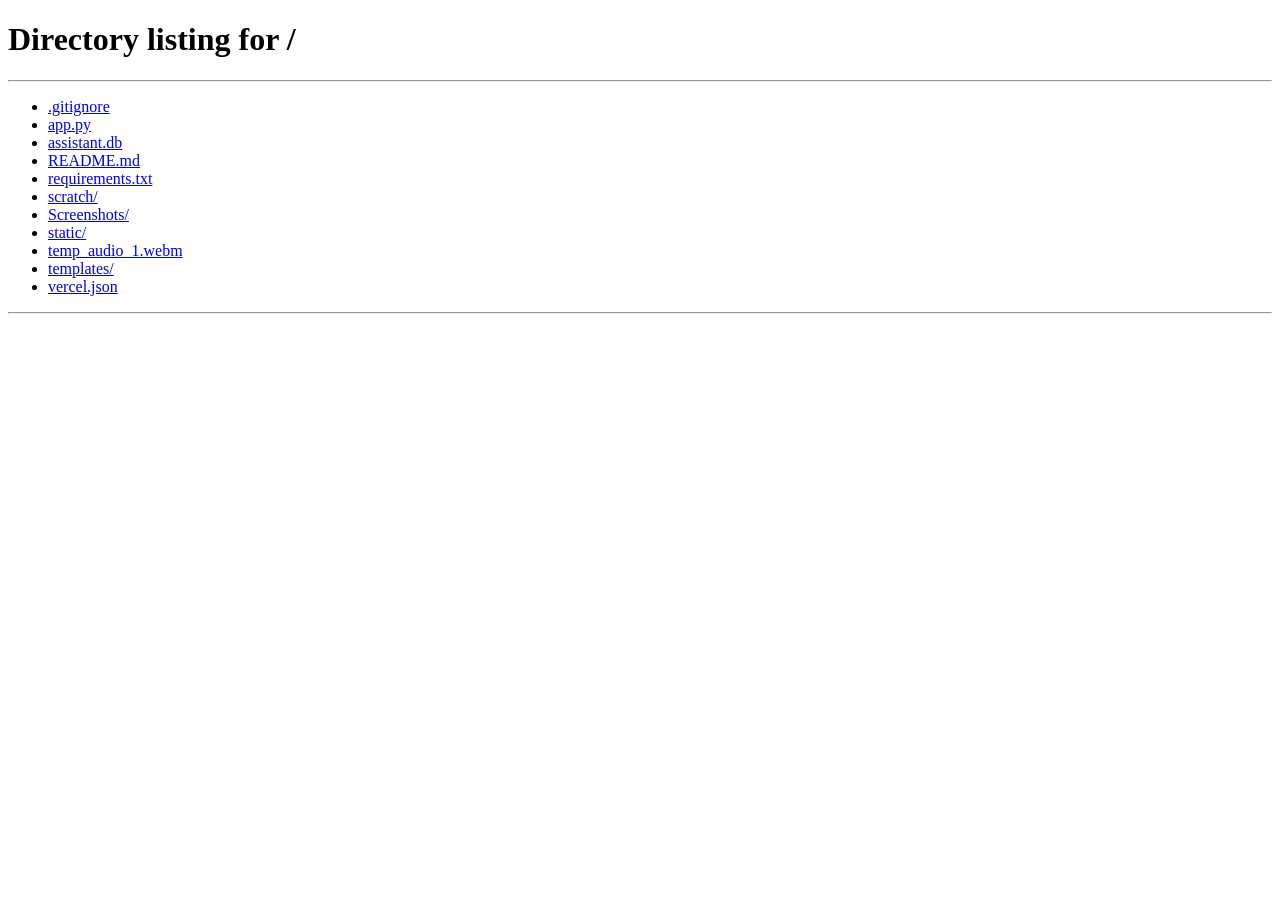
<file: templates/index.html>
<!DOCTYPE html>
<html lang="en">
<head>
    <meta charset="UTF-8">
    <meta name="viewport" content="width=device-width, initial-scale=1.0">
    <title>AI Voice Assistant - Advanced Chatbot</title>
    <link rel="stylesheet" href="/static/css/style.css">
    <link href="https://fonts.googleapis.com/css2?family=Inter:wght@300;400;500;600;700&display=swap" rel="stylesheet">
    <link rel="stylesheet" href="https://cdnjs.cloudflare.com/ajax/libs/font-awesome/6.4.0/css/all.min.css">
    <script>
        // Immediate redirect if not authenticated
        if (!localStorage.getItem('token')) {
            window.location.href = '/';
        }
    </script>
</head>
<body>
    <div class="app-container">
        <!-- Sidebar -->
        <aside class="sidebar" id="sidebar">
            <div class="sidebar-header">
                <div class="logo">
                    <i class="fas fa-robot"></i>
                    <span>AI Assistant</span>
                </div>
                <button class="close-sidebar" id="closeSidebar">
                    <i class="fas fa-times"></i>
                </button>
            </div>
            
            <button class="new-chat-btn" id="newChatBtn">
                <i class="fas fa-plus"></i>
                New Chat
            </button>
            
            <div class="conversations-list" id="conversationsList">
                <div style="text-align: center; padding: 20px; color: gray;">No conversations yet</div>
            </div>

            <div class="sidebar-actions">
                <button class="clear-all-btn" id="clearAllBtn">
                    <i class="fas fa-history"></i>
                    Clear All Chats
                </button>
            </div>
            
            <div class="sidebar-footer">
                <div class="user-profile-container">
                    <div class="user-info" id="userInfo">
                        <i class="fas fa-user-circle"></i>
                        <span id="username">Guest</span>
                    </div>
                    <div class="user-dropdown" id="userDropdown">
                        <div class="dropdown-item" id="switchUserBtn">
                            <i class="fas fa-exchange-alt"></i>
                            <span>Switch User</span>
                        </div>
                        <div class="dropdown-item" id="logoutBtnMain">
                            <i class="fas fa-sign-out-alt"></i>
                            <span>Logout</span>
                        </div>
                    </div>
                </div>
                <button class="settings-btn" id="settingsBtn">
                    <i class="fas fa-cog"></i>
                </button>
            </div>
        </aside>
        
        <!-- Main Chat Area -->
        <main class="main-content">
            <header class="chat-header">
                <button class="menu-btn" id="menuBtn">
                    <i class="fas fa-bars"></i>
                </button>
                <h2 id="chatTitle">New Conversation</h2>
                <div class="header-actions">
                    <button class="theme-toggle-btn" id="themeToggleBtn" title="Toggle Theme">
                        <i class="fas fa-moon"></i>
                    </button>
                    <button class="voice-mode-btn" id="voiceModeBtn" title="Voice Mode">
                        <i class="fas fa-microphone"></i>
                    </button>
                    <button class="clear-chat-btn" id="clearChatBtn" title="Clear Chat">
                        <i class="fas fa-trash-alt"></i>
                    </button>
                </div>
            </header>
            
            <div class="chat-messages" id="chatMessages">
                <div class="welcome-screen">
                    <div class="welcome-icon">
                        <i class="fas fa-comments"></i>
                    </div>
                    <h2>Welcome to AI Voice Assistant</h2>
                    <p>Ask me anything! I can help with questions, calculations, weather, and more.</p>
                    <div class="suggestions">
                        <div class="suggestion-chip" data-msg="What's the weather like?">
                            <i class="fas fa-cloud-sun"></i> Weather
                        </div>
                        <div class="suggestion-chip" data-msg="Calculate 15 + 27">
                            <i class="fas fa-calculator"></i> Calculate
                        </div>
                        <div class="suggestion-chip" data-msg="Tell me a joke">
                            <i class="fas fa-smile"></i> Joke
                        </div>
                        <div class="suggestion-chip" data-msg="Search for AI news">
                            <i class="fas fa-search"></i> Search
                        </div>
                    </div>
                </div>
            </div>
            
            <div class="chat-input-container">
                <div id="attachmentPreview" class="attachment-preview" style="display: none;">
                    <!-- Preview items will be added here -->
                </div>
                <div class="input-wrapper">
                    <button class="attach-btn" id="attachBtn" title="Upload Document">
                        <i class="fas fa-paperclip"></i>
                    </button>
                    <input type="file" id="fileInput" style="display: none" accept=".pdf,.txt,.md,.png,.jpg,.jpeg,.gif,.webp,.mp4,.webm">
                    <textarea 
                        id="messageInput" 
                        placeholder="Type your message here..."
                        rows="1"
                    ></textarea>
                    <button class="voice-input-btn" id="voiceInputBtn" title="Voice Input">
                        <i class="fas fa-microphone-alt"></i>
                    </button>
                    <button class="send-btn" id="sendBtn">
                        <i class="fas fa-paper-plane"></i>
                    </button>
                </div>
                <div class="recording-indicator" id="recordingIndicator" style="display: none;">
                    <div class="recording-wave">
                        <span></span><span></span><span></span><span></span>
                    </div>
                    <span>Recording... Click to stop</span>
                </div>
            </div>
        </main>
        
        <!-- Settings Modal -->
        <div class="modal" id="settingsModal">
            <div class="modal-content">
                <div class="modal-header">
                    <h3>Settings</h3>
                    <button class="close-modal">&times;</button>
                </div>
                <div class="modal-body">
                    <div class="setting-group">
                        <label>Theme</label>
                        <select id="themeSelect">
                            <option value="light">Light</option>
                            <option value="dark">Dark</option>
                        </select>
                    </div>
                    <div class="setting-group">
                        <label>Auto-play voice responses</label>
                        <input type="checkbox" id="autoPlayVoice">
                    </div>
                    <div class="setting-group">
                        <label>Message font size</label>
                        <input type="range" id="fontSize" min="12" max="20" value="14">
                    </div>
                </div>
                <div class="modal-footer">
                    <button class="btn-secondary" id="logoutBtn">Logout</button>
                    <button class="btn-primary" id="saveSettingsBtn">Save Settings</button>
                </div>
            </div>
        </div>
        
    </div>

    <script src="/static/js/voice.js"></script>
    <script src="/static/js/main.js"></script>
    <script src="/static/js/chat.js"></script>
</body>
</html>
</file>
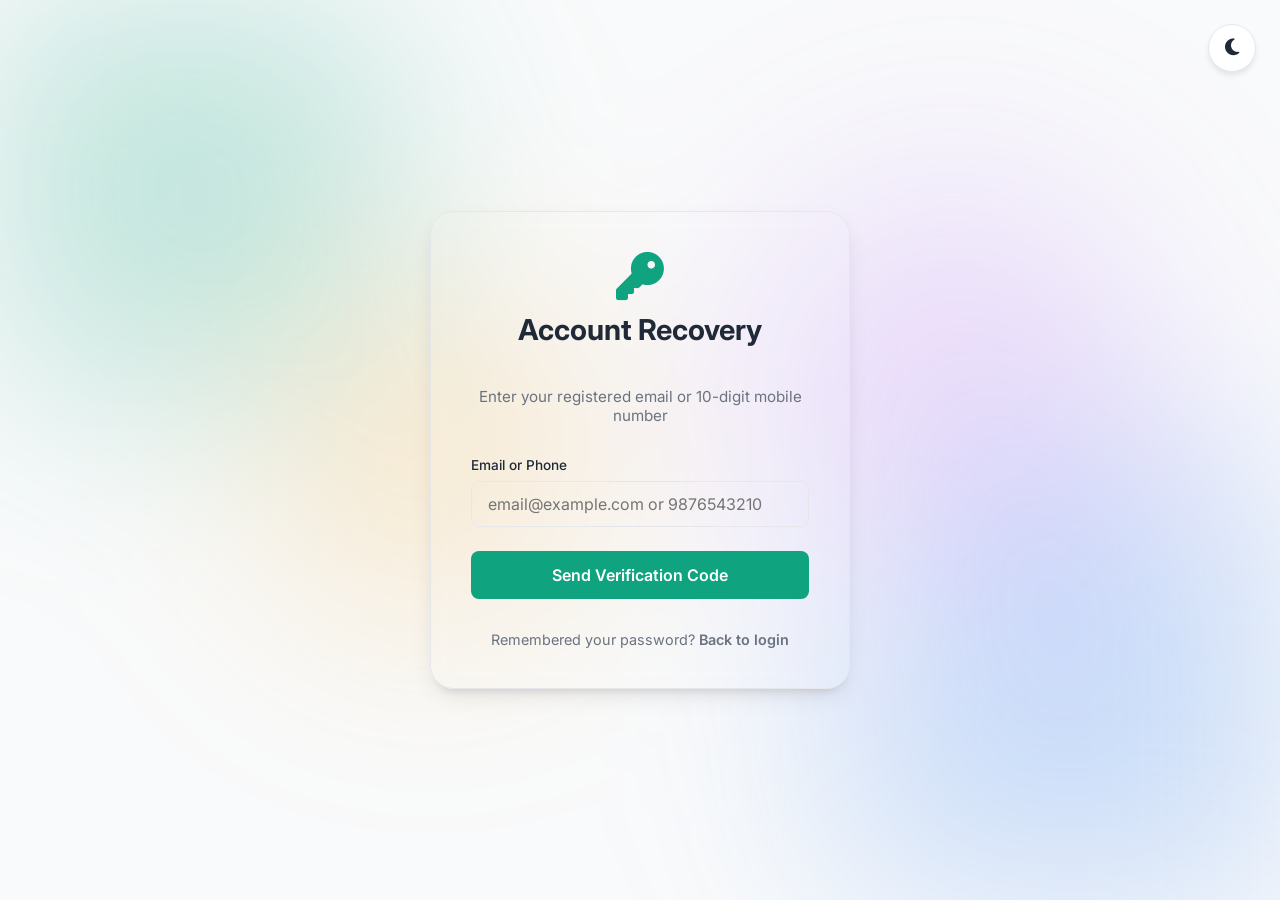
<file: templates/forgot-password.html>
<!DOCTYPE html>
<html lang="en">
<head>
    <meta charset="UTF-8">
    <meta name="viewport" content="width=device-width, initial-scale=1.0">
    <title>Reset Password - AI Assistant</title>
    <link rel="stylesheet" href="/static/css/auth.css">
    <link rel="stylesheet" href="https://cdnjs.cloudflare.com/ajax/libs/font-awesome/6.4.0/css/all.min.css">
    <link href="https://fonts.googleapis.com/css2?family=Inter:wght@400;500;600;700&display=swap" rel="stylesheet">
    <style>
        .step { display: none; }
        .step.active { display: block; }
        .otp-inputs {
            display: flex;
            gap: 10px;
            justify-content: center;
            margin: 20px 0;
        }
        .otp-field {
            width: 40px;
            height: 50px;
            text-align: center;
            font-size: 24px;
            border: 2px solid #ddd;
            border-radius: 8px;
            background: rgba(255, 255, 255, 0.1);
            color: white;
        }
        .otp-field:focus {
            border-color: var(--primary);
            outline: none;
        }
    </style>
</head>
<body>
    <div class="bg-blobs">
        <div class="blob blob-1"></div>
        <div class="blob blob-2"></div>
        <div class="blob blob-3"></div>
        <div class="blob blob-4"></div>
    </div>

    <button id="themeToggle" class="theme-toggle" title="Toggle Theme">
        <i class="fas fa-moon"></i>
    </button>

    <div class="auth-container">
        <div class="logo">
            <i class="fas fa-key"></i>
            <h1>Account Recovery</h1>
        </div>
        
        <div id="errorMessage" class="error-message"></div>
        <div id="successMessage" class="success-message" style="display:none; color: #10b981; background: rgba(16, 185, 129, 0.1); padding: 10px; border-radius: 8px; margin-bottom: 20px; text-align: center;"></div>

        <!-- Step 1: Identify -->
        <div id="step1" class="step active">
            <p class="subtitle">Enter your registered email or 10-digit mobile number</p>
            <form class="auth-form" id="identifyForm">
                <div class="input-group">
                    <label for="identifier">Email or Phone</label>
                    <input type="text" id="identifier" name="identifier" placeholder="email@example.com or 9876543210" required>
                </div>
                <button type="submit" class="btn-auth" id="sendOtpBtn">
                    <span>Send Verification Code</span>
                </button>
            </form>
        </div>

        <!-- Step 2: Verify -->
        <div id="step2" class="step">
            <p class="subtitle">Enter the code sent to <span id="targetIdentifier" style="font-weight: 600; color: var(--primary);"></span></p>
            <p style="font-size: 0.8rem; opacity: 0.7; margin-bottom: 10px;">The code will expire in 5 minutes</p>
            <form class="auth-form" id="verifyForm">
                <div class="otp-inputs" id="otpInputs">
                    <!-- Inputs generated by JS -->
                </div>
                <button type="submit" class="btn-auth" id="verifyOtpBtn">
                    <span>Verify Code</span>
                </button>
                <div style="text-align: center; margin-top: 15px;">
                    <a href="#" id="resendBtn" style="font-size: 0.9rem; color: var(--primary);">Resend Code</a>
                </div>
            </form>
        </div>

        <!-- Step 3: Reset -->
        <div id="step3" class="step">
            <p class="subtitle">Set your new password</p>
            <form class="auth-form" id="resetForm">
                <div class="input-group">
                    <label for="newPassword">New Password</label>
                    <input type="password" id="newPassword" name="newPassword" placeholder="Minimum 6 characters" required minlength="6">
                </div>
                <div class="input-group">
                    <label for="confirmPassword">Confirm Password</label>
                    <input type="password" id="confirmPassword" name="confirmPassword" placeholder="Confirm new password" required>
                </div>
                <button type="submit" class="btn-auth" id="finishResetBtn">
                    <span>Update Password</span>
                </button>
            </form>
        </div>
        
        <div class="auth-footer">
            Remembered your password? <a href="/">Back to login</a>
        </div>
    </div>

    <script src="/static/js/theme.js"></script>
    <script src="/static/js/forgot-password.js"></script>
</body>
</html>
</file>
<file: static/css/style.css>
* {
    margin: 0;
    padding: 0;
    box-sizing: border-box;
}

:root {
    --primary-color: #6366f1;
    --primary-dark: #4f46e5;
    --secondary-color: #10b981;
    --danger-color: #ef4444;
    --dark-bg: #1a1a2e;
    --dark-surface: #16213e;
    --light-bg: #f3f4f6;
    --light-surface: #ffffff;
    --text-dark: #1f2937;
    --text-light: #f9fafb;
    --border-radius: 12px;
    --spacing-sm: 8px;
    --spacing-md: 16px;
    --spacing-lg: 24px;
    --spacing-xl: 32px;
}

body {
    font-family: 'Inter', sans-serif;
    background: var(--light-bg);
    color: var(--text-dark);
    overflow: hidden;
}

body.dark {
    background: var(--dark-bg);
    color: var(--text-light);
}

.app-container {
    display: flex;
    height: 100vh;
    overflow: hidden;
}

/* Sidebar */
.sidebar {
    width: 280px;
    background: var(--light-surface);
    display: flex;
    flex-direction: column;
    transition: transform 0.3s ease;
    z-index: 1000;
    box-shadow: 2px 0 10px rgba(0,0,0,0.1);
}

body.dark .sidebar {
    background: var(--dark-surface);
}

.sidebar.closed {
    transform: translateX(-100%);
}

.sidebar-header {
    padding: var(--spacing-lg);
    border-bottom: 1px solid rgba(0,0,0,0.1);
    display: flex;
    justify-content: space-between;
    align-items: center;
}

.logo {
    display: flex;
    align-items: center;
    gap: var(--spacing-sm);
    font-size: 1.25rem;
    font-weight: 700;
    color: var(--primary-color);
}

.close-sidebar {
    display: none;
    background: none;
    border: none;
    font-size: 1.25rem;
    cursor: pointer;
}

.new-chat-btn {
    margin: var(--spacing-md);
    padding: var(--spacing-md);
    background: var(--primary-color);
    color: white;
    border: none;
    border-radius: var(--border-radius);
    cursor: pointer;
    font-weight: 500;
    display: flex;
    align-items: center;
    justify-content: center;
    gap: var(--spacing-sm);
}

.new-chat-btn:active {
    transform: scale(0.98);
}

.conversations-list {
    flex: 1;
    overflow-y: auto;
    padding: var(--spacing-sm);
}

.conversation-item {
    padding: var(--spacing-md);
    margin: var(--spacing-sm) 0;
    border-radius: var(--border-radius);
    cursor: pointer;
    transition: background 0.2s;
    display: flex;
    align-items: center;
    gap: var(--spacing-sm);
}

.conversation-item:hover {
    background: rgba(99, 102, 241, 0.1);
}

.conversation-item.active {
    background: var(--primary-color);
    color: white;
}

.sidebar-actions {
    padding: var(--spacing-sm) var(--spacing-md);
    border-top: 1px solid rgba(0,0,0,0.05);
}

.clear-all-btn {
    width: 100%;
    padding: var(--spacing-sm);
    background: none;
    border: 1px solid rgba(239, 68, 68, 0.2);
    color: var(--danger-color);
    border-radius: var(--border-radius);
    cursor: pointer;
    display: flex;
    align-items: center;
    justify-content: center;
    gap: var(--spacing-sm);
    font-size: 0.9rem;
    transition: all 0.2s;
}

.clear-all-btn:hover {
    background: rgba(239, 68, 68, 0.1);
    border-color: var(--danger-color);
}

.sidebar-footer {
    padding: var(--spacing-md);
    border-top: 1px solid rgba(0,0,0,0.1);
    display: flex;
    justify-content: space-between;
    align-items: center;
}

.user-profile-container {
    position: relative;
    flex: 1;
}

.user-info {
    display: flex;
    align-items: center;
    gap: var(--spacing-sm);
    cursor: pointer;
    padding: 6px;
    border-radius: 8px;
    transition: background 0.2s;
}

.user-info:hover {
    background: rgba(0,0,0,0.05);
}

body.dark .user-info:hover {
    background: rgba(255,255,255,0.05);
}

.user-dropdown {
    position: absolute;
    bottom: 110%;
    left: 0;
    width: 180px;
    background: var(--light-surface);
    border: 1px solid var(--border-color);
    border-radius: var(--border-radius);
    box-shadow: 0 4px 20px rgba(0,0,0,0.1);
    display: none;
    flex-direction: column;
    padding: 8px;
    z-index: 1000;
    animation: slideUp 0.3s ease;
}

body.dark .user-dropdown {
    background: var(--dark-surface);
    border-color: rgba(255,255,255,0.1);
}

.user-dropdown.active {
    display: flex;
}

.dropdown-item {
    display: flex;
    align-items: center;
    gap: 12px;
    padding: 10px 12px;
    border-radius: 6px;
    cursor: pointer;
    font-size: 0.9rem;
    transition: background 0.2s;
}

.dropdown-item:hover {
    background: rgba(0,0,0,0.05);
}

body.dark .dropdown-item:hover {
    background: rgba(255,255,255,0.05);
}

.dropdown-item i {
    font-size: 1rem;
    color: var(--primary-color);
}

.settings-btn {
    background: none;
    border: none;
    font-size: 1.25rem;
    cursor: pointer;
    padding: var(--spacing-sm);
    border-radius: 50%;
}

/* Main Content */
.main-content {
    flex: 1;
    display: flex;
    flex-direction: column;
    overflow: hidden;
}

.chat-header {
    padding: var(--spacing-md) var(--spacing-lg);
    background: var(--light-surface);
    border-bottom: 1px solid rgba(0,0,0,0.1);
    display: flex;
    justify-content: space-between;
    align-items: center;
}

body.dark .chat-header {
    background: var(--dark-surface);
}

.menu-btn {
    display: none;
    background: none;
    border: none;
    font-size: 1.25rem;
    cursor: pointer;
}

.header-actions {
    display: flex;
    gap: var(--spacing-sm);
}

.theme-toggle-btn, .voice-mode-btn, .clear-chat-btn {
    background: none;
    border: none;
    font-size: 1.1rem;
    cursor: pointer;
    padding: var(--spacing-sm);
    border-radius: 50%;
    transition: all 0.2s ease;
    color: inherit;
}

.theme-toggle-btn:hover {
    background: rgba(0,0,0,0.05);
}

body.dark .theme-toggle-btn:hover {
    background: rgba(255,255,255,0.05);
}

/* Chat Messages */
.chat-messages {
    flex: 1;
    overflow-y: auto;
    padding: var(--spacing-lg);
}

.welcome-screen {
    text-align: center;
    padding: var(--spacing-xl);
}

.welcome-icon {
    font-size: 4rem;
    color: var(--primary-color);
    margin-bottom: var(--spacing-lg);
}

.suggestions {
    display: flex;
    gap: var(--spacing-md);
    justify-content: center;
    margin-top: var(--spacing-xl);
    flex-wrap: wrap;
}

.suggestion-chip {
    padding: var(--spacing-sm) var(--spacing-md);
    background: rgba(99, 102, 241, 0.1);
    border-radius: 20px;
    cursor: pointer;
    display: inline-flex;
    align-items: center;
    gap: var(--spacing-sm);
    transition: all 0.2s;
}

.suggestion-chip:hover {
    background: var(--primary-color);
    color: white;
}

.message {
    display: flex;
    margin-bottom: var(--spacing-lg);
    animation: fadeIn 0.3s ease;
}

@keyframes fadeIn {
    from {
        opacity: 0;
        transform: translateY(10px);
    }
    to {
        opacity: 1;
        transform: translateY(0);
    }
}

.message.user {
    justify-content: flex-end;
}

.message-content {
    max-width: 70%;
    padding: var(--spacing-md);
    border-radius: var(--border-radius);
}

.message.user .message-content {
    background: var(--primary-color);
    color: white;
}

.message.assistant .message-content {
    background: var(--light-surface);
    box-shadow: 0 1px 3px rgba(0,0,0,0.1);
}

body.dark .message.assistant .message-content {
    background: var(--dark-surface);
}

.message-avatar {
    width: 36px;
    height: 36px;
    border-radius: 50%;
    display: inline-flex;
    align-items: center;
    justify-content: center;
    margin-right: var(--spacing-sm);
}

.message-text {
    line-height: 1.5;
    word-wrap: break-word;
}

.message-text pre {
    background: rgba(0,0,0,0.1);
    padding: var(--spacing-md);
    border-radius: var(--border-radius);
    overflow-x: auto;
    margin: var(--spacing-sm) 0;
}

.message-text code {
    background: rgba(0,0,0,0.1);
    padding: 2px 6px;
    border-radius: 4px;
}

.message-media {
    margin-top: var(--spacing-sm);
    border-radius: var(--border-radius);
    overflow: hidden;
    max-width: 100%;
}

.message-media img, .message-media video {
    max-width: 100%;
    max-height: 300px;
    display: block;
    border-radius: var(--border-radius);
    cursor: pointer;
    transition: transform 0.2s;
}

.message-media img:hover, .message-media video:hover {
    transform: scale(1.02);
}

.media-preview-container {
    padding: var(--spacing-sm);
    display: flex;
    gap: var(--spacing-sm);
    flex-wrap: wrap;
    border-bottom: 1px solid rgba(0,0,0,0.05);
}

.media-preview-item {
    position: relative;
    width: 60px;
    height: 60px;
    border-radius: 8px;
    overflow: hidden;
    border: 1px solid var(--primary-color);
}

.media-preview-item img {
    width: 100%;
    height: 100%;
    object-fit: cover;
}

.media-preview-item .remove-preview {
    position: absolute;
    top: 2px;
    right: 2px;
    background: rgba(0,0,0,0.5);
    color: white;
    border: none;
    border-radius: 50%;
    width: 16px;
    height: 16px;
    font-size: 10px;
    cursor: pointer;
    display: flex;
    align-items: center;
    justify-content: center;
}

.typing-indicator {
    display: flex;
    gap: 4px;
    padding: var(--spacing-sm);
}

.typing-indicator span {
    width: 8px;
    height: 8px;
    border-radius: 50%;
    background: var(--primary-color);
    animation: typing 1.4s infinite;
}

.typing-indicator span:nth-child(2) { animation-delay: 0.2s; }
.typing-indicator span:nth-child(3) { animation-delay: 0.4s; }

@keyframes typing {
    0%, 60%, 100% { transform: translateY(0); opacity: 0.4; }
    30% { transform: translateY(-10px); opacity: 1; }
}

.attachment-preview {
    display: flex;
    flex-wrap: wrap;
    gap: var(--spacing-sm);
    padding: var(--spacing-sm);
    background: rgba(0,0,0,0.02);
    border-radius: var(--border-radius);
    margin-bottom: var(--spacing-sm);
    animation: slideUp 0.3s ease;
}

@keyframes slideUp {
    from { transform: translateY(10px); opacity: 0; }
    to { transform: translateY(0); opacity: 1; }
}

.preview-chip {
    display: flex;
    align-items: center;
    gap: var(--spacing-sm);
    padding: 4px 8px;
    background: var(--primary-color);
    color: white;
    border-radius: 16px;
    font-size: 0.8rem;
}

.preview-chip i {
    font-size: 0.9rem;
}

.preview-chip .remove-file {
    cursor: pointer;
    margin-left: 4px;
    opacity: 0.8;
}

.preview-chip .remove-file:hover {
    opacity: 1;
}

/* Chat Input */
.chat-input-container {
    padding: var(--spacing-md);
    background: var(--light-surface);
    border: none;
}

body.dark .chat-input-container {
    background: var(--dark-surface);
}

.input-wrapper {
    display: flex;
    align-items: flex-end;
    gap: var(--spacing-sm);
    background: rgba(128, 128, 128, 0.08);
    border: none;
    border-radius: 24px;
    padding: 8px 16px;
    box-shadow: 0 2px 10px rgba(0,0,0,0.05);
}

#messageInput {
    flex: 1;
    border: none;
    background: none;
    padding: 10px 0;
    font-family: inherit;
    font-size: 1.1rem;
    resize: none;
    outline: none;
    color: inherit;
}

.attach-btn, .voice-input-btn, .send-btn {
    background: none;
    border: none;
    padding: 10px;
    cursor: pointer;
    border-radius: 50%;
    transition: all 0.3s cubic-bezier(0.4, 0, 0.2, 1);
    display: flex;
    align-items: center;
    justify-content: center;
    font-size: 1.5rem;
}

.attach-btn { color: #6366f1; }
.voice-input-btn { color: #ec4899; }
.send-btn { color: #10b981; }

.attach-btn:hover { background: rgba(99, 102, 241, 0.1); transform: rotate(15deg); }
.voice-input-btn:hover { background: rgba(236, 72, 153, 0.1); transform: scale(1.1); }
.send-btn:hover { background: rgba(16, 185, 129, 0.1); transform: translateX(3px); }

.send-btn:disabled {
    color: #9ca3af;
    cursor: not-allowed;
    transform: none;
}

.recording-indicator {
    margin-top: var(--spacing-sm);
    padding: var(--spacing-sm);
    background: rgba(239, 68, 68, 0.1);
    border-radius: var(--border-radius);
    display: flex;
    align-items: center;
    justify-content: center;
    gap: var(--spacing-md);
    cursor: pointer;
}

.recording-wave {
    display: flex;
    gap: 3px;
    align-items: center;
}

.recording-wave span {
    width: 4px;
    height: 20px;
    background: var(--danger-color);
    animation: wave 0.5s infinite;
}

.recording-wave span:nth-child(2) { animation-delay: 0.1s; height: 30px; }
.recording-wave span:nth-child(3) { animation-delay: 0.2s; height: 25px; }
.recording-wave span:nth-child(4) { animation-delay: 0.3s; height: 35px; }

@keyframes wave {
    0%, 100% { height: 20px; }
    50% { height: 40px; }
}

/* Modal */
.modal {
    display: none;
    position: fixed;
    top: 0;
    left: 0;
    width: 100%;
    height: 100%;
    background: rgba(0,0,0,0.5);
    z-index: 2000;
    align-items: center;
    justify-content: center;
}

.modal.active {
    display: flex;
}

.modal-content {
    background: var(--light-surface);
    border-radius: var(--border-radius);
    max-width: 500px;
    width: 90%;
    max-height: 80vh;
    overflow-y: auto;
}

body.dark .modal-content {
    background: var(--dark-surface);
}

.modal-header {
    padding: var(--spacing-md) var(--spacing-lg);
    border-bottom: 1px solid rgba(0,0,0,0.1);
    display: flex;
    justify-content: space-between;
    align-items: center;
}

.close-modal {
    background: none;
    border: none;
    font-size: 1.5rem;
    cursor: pointer;
}

.modal-body {
    padding: var(--spacing-lg);
}

.modal-footer {
    padding: var(--spacing-md) var(--spacing-lg);
    border-top: 1px solid rgba(0,0,0,0.1);
    display: flex;
    justify-content: flex-end;
    gap: var(--spacing-sm);
}

.setting-group {
    margin-bottom: var(--spacing-md);
}

.setting-group label {
    display: block;
    margin-bottom: var(--spacing-sm);
    font-weight: 500;
}

.setting-group select,
.setting-group input[type="range"] {
    width: 100%;
    padding: var(--spacing-sm);
    border-radius: var(--border-radius);
    border: 1px solid rgba(0,0,0,0.2);
}

.auth-tabs {
    display: flex;
    gap: var(--spacing-sm);
    margin-bottom: var(--spacing-lg);
}

.tab-btn {
    flex: 1;
    padding: var(--spacing-sm);
    background: none;
    border: none;
    cursor: pointer;
    border-bottom: 2px solid transparent;
}

.voice-input-btn.recording-active {
    color: var(--danger-color);
    background: rgba(239, 68, 68, 0.1);
    animation: mic-pulse 1.5s infinite;
}

@keyframes mic-pulse {
    0% {
        box-shadow: 0 0 0 0 rgba(239, 68, 68, 0.4);
        transform: scale(1);
    }
    70% {
        box-shadow: 0 0 0 10px rgba(239, 68, 68, 0);
        transform: scale(1.2);
    }
    100% {
        box-shadow: 0 0 0 0 rgba(239, 68, 68, 0);
        transform: scale(1);
    }
}

.tab-btn.active {

    border-bottom-color: var(--primary-color);
    color: var(--primary-color);
}

.auth-form {
    display: none;
    flex-direction: column;
    gap: var(--spacing-md);
}

.auth-form.active {
    display: flex;
}

.auth-form input {
    padding: var(--spacing-md);
    border: 1px solid rgba(0,0,0,0.2);
    border-radius: var(--border-radius);
}

.btn-primary, .btn-secondary {
    padding: var(--spacing-sm) var(--spacing-lg);
    border: none;
    border-radius: var(--border-radius);
    cursor: pointer;
}

.btn-primary {
    background: var(--primary-color);
    color: white;
}

.btn-secondary {
    background: rgba(0,0,0,0.1);
}

/* Toast */
.toast {
    position: fixed;
    bottom: 20px;
    right: 20px;
    padding: 12px 20px;
    border-radius: 8px;
    z-index: 10000;
    animation: slideIn 0.3s ease;
}

.toast-success { background: #10b981; color: white; }
.toast-error { background: #ef4444; color: white; }
.toast-info { background: #3b82f6; color: white; }

@keyframes slideIn {
    from { transform: translateX(100%); opacity: 0; }
    to { transform: translateX(0); opacity: 1; }
}

/* Responsive and Interactive Improvements */
@media (max-width: 768px) {
    .sidebar {
        position: fixed;
        top: 0;
        left: 0;
        height: 100%;
        width: 85%;
        max-width: 300px;
        transform: translateX(-100%);
        transition: transform 0.3s cubic-bezier(0.4, 0, 0.2, 1);
    }
    
    .sidebar.active {
        transform: translateX(0);
    }

    .close-sidebar {
        display: block;
    }
    
    .menu-btn {
        display: block;
    }
    
    .message-content {
        max-width: 85%;
    }

    .chat-input-container {
        padding: 10px;
    }

    .suggestions {
        gap: 8px;
    }

    .suggestion-chip {
        padding: 6px 12px;
        font-size: 0.85rem;
    }
}

/* Button Active States for Better Feedback */
button:active, .suggestion-chip:active {
    transform: scale(0.95);
    transition: transform 0.1s;
}

.voice-input-btn:hover {
    color: var(--primary-color);
    background: rgba(99, 102, 241, 0.1);
}

.send-btn:hover {
    transform: translateY(-2px);
}

/* Scrollbar styling */
::-webkit-scrollbar {
    width: 6px;
}

::-webkit-scrollbar-track {
    background: transparent;
}

::-webkit-scrollbar-thumb {
    background: rgba(0,0,0,0.1);
    border-radius: 10px;
}

body.dark ::-webkit-scrollbar-thumb {
    background: rgba(255,255,255,0.1);
}
</file>
<file: static/css/auth.css>
:root {
    --primary: #10a37f;
    --primary-hover: #1a7f64;
    --bg-color: #f9fafb;
    --surface-color: #ffffff;
    --text-color: #1f2937;
    --text-muted: #6b7280;
    --border-color: #e5e7eb;
    --error-color: #ef4444;
    --card-shadow: 0 10px 25px -5px rgba(0, 0, 0, 0.1), 0 8px 10px -6px rgba(0, 0, 0, 0.1);
}

body.dark-theme {
    --bg-color: #0f172a;
    --surface-color: #1e293b;
    --text-color: #f1f5f9;
    --text-muted: #94a3b8;
    --border-color: #334155;
    --card-shadow: 0 20px 25px -5px rgba(0, 0, 0, 0.3), 0 10px 10px -10px rgba(0, 0, 0, 0.3);
}

* {
    margin: 0;
    padding: 0;
    box-sizing: border-box;
    font-family: 'Inter', -apple-system, BlinkMacSystemFont, sans-serif;
}

body {
    background-color: var(--bg-color);
    color: var(--text-color);
    display: flex;
    align-items: center;
    justify-content: center;
    min-height: 100vh;
    transition: background-color 0.5s ease, color 0.5s ease;
}

.auth-container {
    width: 100%;
    max-width: 420px;
    padding: 40px;
    background: rgba(255, 255, 255, 0.05);
    backdrop-filter: blur(10px);
    border-radius: 24px;
    border: 1px solid var(--border-color);
    box-shadow: var(--card-shadow);
    z-index: 10;
    animation: fadeIn 0.8s cubic-bezier(0.4, 0, 0.2, 1);
}

@keyframes fadeIn {
    from { opacity: 0; transform: translateY(20px); }
    to { opacity: 1; transform: translateY(0); }
}

.logo {
    display: flex;
    flex-direction: column;
    align-items: center;
    margin-bottom: 32px;
}

.logo i {
    font-size: 3rem;
    color: var(--primary);
    margin-bottom: 12px;
    animation: pulse 2s infinite ease-in-out;
}

@keyframes pulse {
    0% { transform: scale(1); }
    50% { transform: scale(1.1); }
    100% { transform: scale(1); }
}

h1 {
    font-size: 1.8rem;
    font-weight: 700;
    text-align: center;
    margin-bottom: 8px;
}

.subtitle {
    color: var(--text-muted);
    text-align: center;
    margin-bottom: 32px;
    font-size: 0.95rem;
}

.auth-form {
    display: flex;
    flex-direction: column;
    gap: 16px;
}

.input-group {
    display: flex;
    flex-direction: column;
    gap: 8px;
}

.input-group label {
    font-size: 0.85rem;
    font-weight: 500;
}

.input-group input {
    padding: 12px 16px;
    background: transparent;
    border: 1px solid var(--border-color);
    border-radius: 8px;
    color: var(--text-color);
    font-size: 1rem;
    transition: all 0.3s;
}

.input-group input:focus {
    outline: none;
    border-color: var(--primary);
    box-shadow: 0 0 0 3px rgba(16, 163, 127, 0.15);
}

.btn-auth {
    padding: 14px;
    background-color: var(--primary);
    color: white;
    border: none;
    border-radius: 8px;
    font-size: 1rem;
    font-weight: 600;
    cursor: pointer;
    transition: all 0.3s;
    margin-top: 8px;
}

.btn-auth:hover {
    background-color: var(--primary-hover);
    transform: translateY(-1px);
}

.btn-auth:active {
    transform: translateY(0);
}

.auth-footer {
    margin-top: 32px;
    text-align: center;
    font-size: 0.9rem;
    color: var(--text-muted);
}

.auth-footer a {
    color: var(--primary-color);
    text-decoration: none;
    font-weight: 600;
}

.forgot-password {
    text-align: right;
    margin-top: -8px;
    margin-bottom: 8px;
}

.forgot-password a {
    font-size: 0.85rem;
    color: var(--primary-color);
    text-decoration: none;
}

.social-auth {
    margin-top: 24px;
    display: flex;
    flex-direction: column;
    gap: 12px;
}

.divider {
    display: flex;
    align-items: center;
    text-align: center;
    color: var(--text-muted);
    font-size: 0.8rem;
    margin: 16px 0;
}

.divider::before, .divider::after {
    content: '';
    flex: 1;
    border-bottom: 1px solid var(--border-color);
}

.divider:not(:empty)::before { margin-right: .5em; }
.divider:not(:empty)::after { margin-left: .5em; }

.btn-google {
    display: flex;
    align-items: center;
    justify-content: center;
    gap: 12px;
    padding: 12px;
    background: white;
    color: #3c4043;
    border: 1px solid var(--border-color);
    border-radius: 8px;
    font-size: 1rem;
    font-weight: 500;
    cursor: pointer;
    transition: all 0.3s;
}

body.dark-theme .btn-google {
    background: #ffffff;
    color: #3c4043;
}

.btn-google:hover {
    background: #f8f9fa;
    box-shadow: 0 1px 3px rgba(0,0,0,0.1);
}

.btn-google img {
    width: 20px;
    height: 20px;
}

.auth-footer a:hover {
    text-decoration: underline;
}

/* Background Animation */
.bg-blobs {
    position: fixed;
    top: 0;
    left: 0;
    width: 100%;
    height: 100%;
    z-index: -1;
    overflow: hidden;
    filter: blur(100px);
}

.blob {
    position: absolute;
    border-radius: 50%;
    opacity: 0.6;
    filter: blur(40px);
}

.blob-1 {
    width: 500px;
    height: 500px;
    background: rgba(16, 163, 127, 0.4);
    top: -100px;
    left: -100px;
    animation: move1 25s infinite alternate ease-in-out;
}

.blob-2 {
    width: 600px;
    height: 600px;
    background: rgba(59, 130, 246, 0.4);
    bottom: -150px;
    right: -150px;
    animation: move2 30s infinite alternate-reverse ease-in-out;
}

.blob-3 {
    width: 400px;
    height: 400px;
    background: rgba(168, 85, 247, 0.3);
    top: 20%;
    right: 10%;
    animation: move3 22s infinite alternate ease-in-out;
}

.blob-4 {
    width: 350px;
    height: 350px;
    background: rgba(245, 158, 11, 0.3);
    bottom: 30%;
    left: 20%;
    animation: move4 18s infinite alternate-reverse ease-in-out;
}

@keyframes move1 {
    0% { transform: translate(0, 0) rotate(0deg); }
    100% { transform: translate(20vw, 20vh) rotate(360deg); }
}

@keyframes move2 {
    0% { transform: translate(0, 0) scale(1); }
    100% { transform: translate(-15vw, -30vh) scale(1.2); }
}

@keyframes move3 {
    0% { transform: translate(0, 0) scale(1); }
    100% { transform: translate(-30vw, 15vh) scale(0.8); }
}

@keyframes move4 {
    0% { transform: translate(0, 0); }
    100% { transform: translate(15vw, -15vh); }
}

.theme-toggle {
    position: fixed;
    top: 24px;
    right: 24px;
    width: 48px;
    height: 48px;
    border-radius: 50%;
    background: var(--surface-color);
    border: 1px solid var(--border-color);
    color: var(--text-color);
    cursor: pointer;
    display: flex;
    align-items: center;
    justify-content: center;
    font-size: 1.2rem;
    box-shadow: 0 4px 6px -1px rgba(0,0,0,0.1);
    transition: all 0.3s cubic-bezier(0.4, 0, 0.2, 1);
    z-index: 100;
}

.theme-toggle:hover {
    transform: scale(1.1) rotate(15deg);
    box-shadow: 0 10px 15px -3px rgba(0,0,0,0.1);
}

.error-message {
    background: rgba(239, 68, 68, 0.1);
    color: var(--error-color);
    padding: 12px;
    border-radius: 8px;
    font-size: 0.85rem;
    display: none;
    border: 1px solid var(--error-color);
}
</file>
